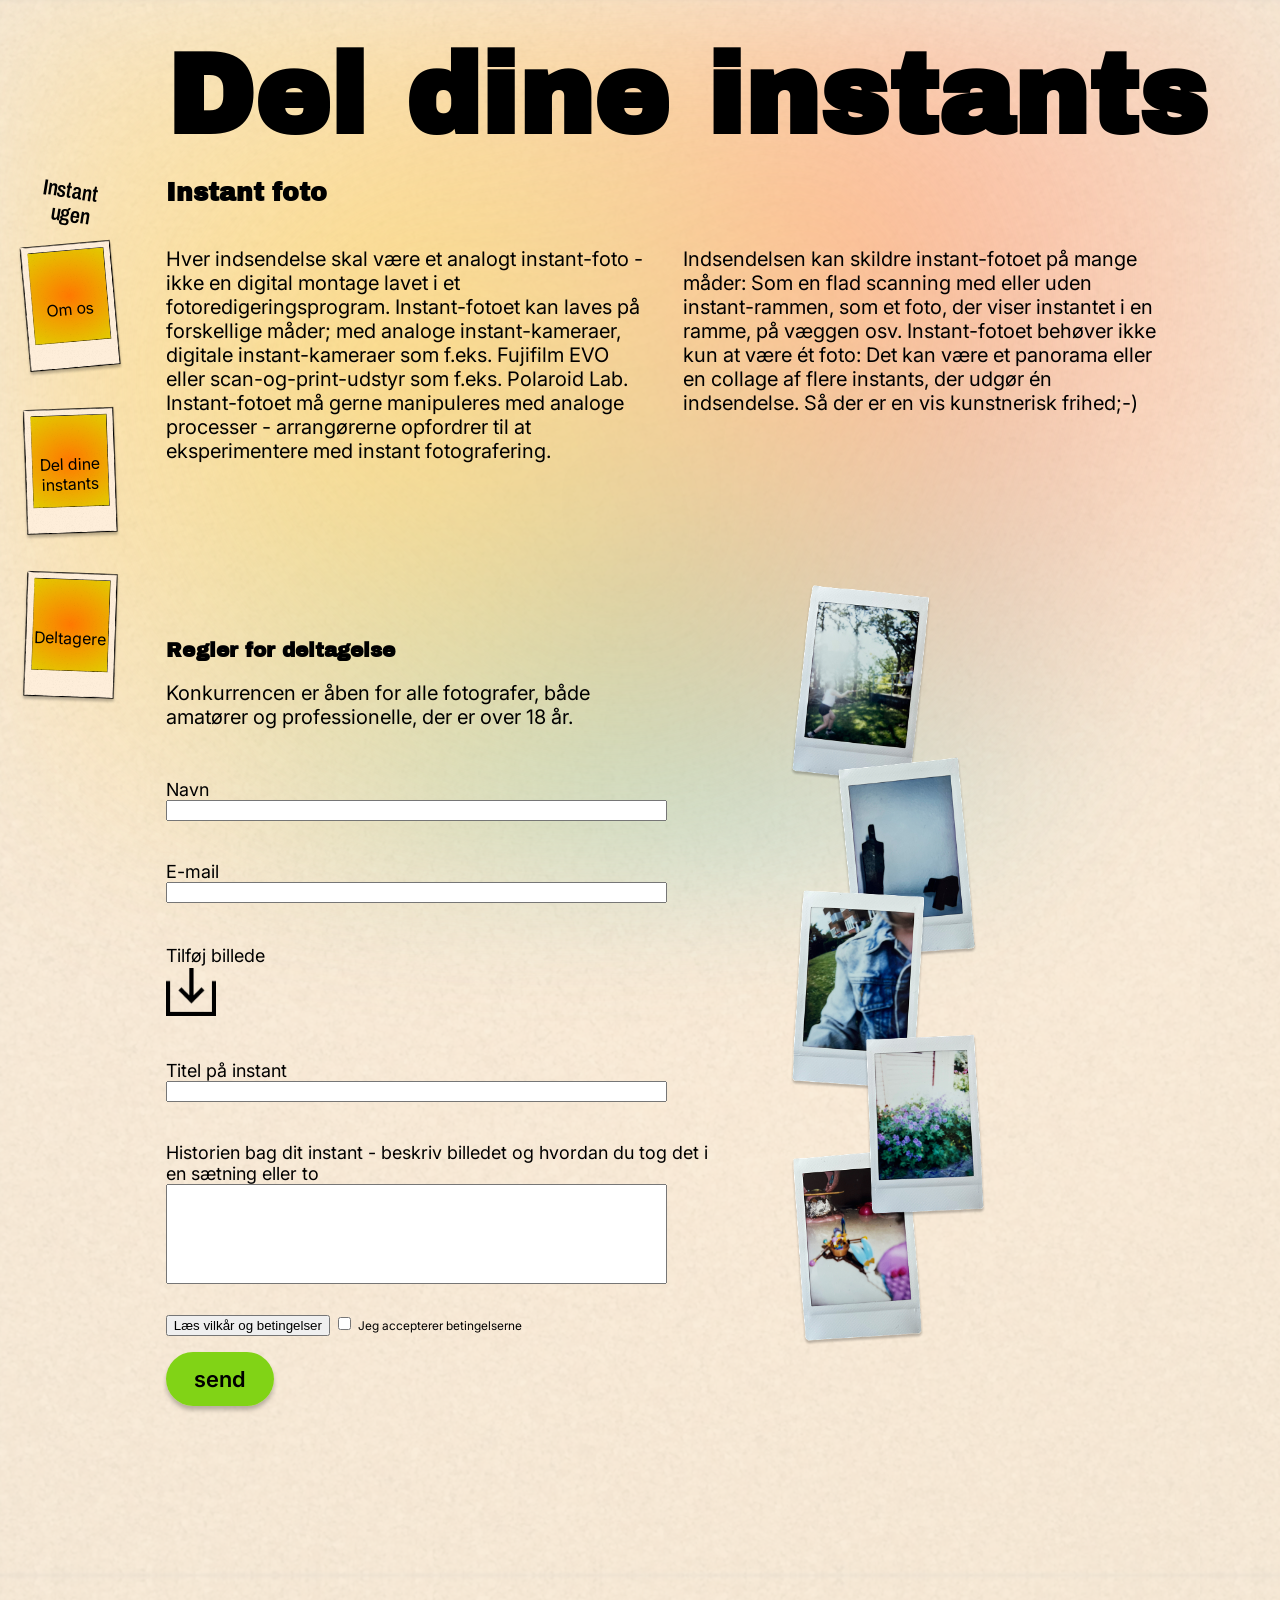
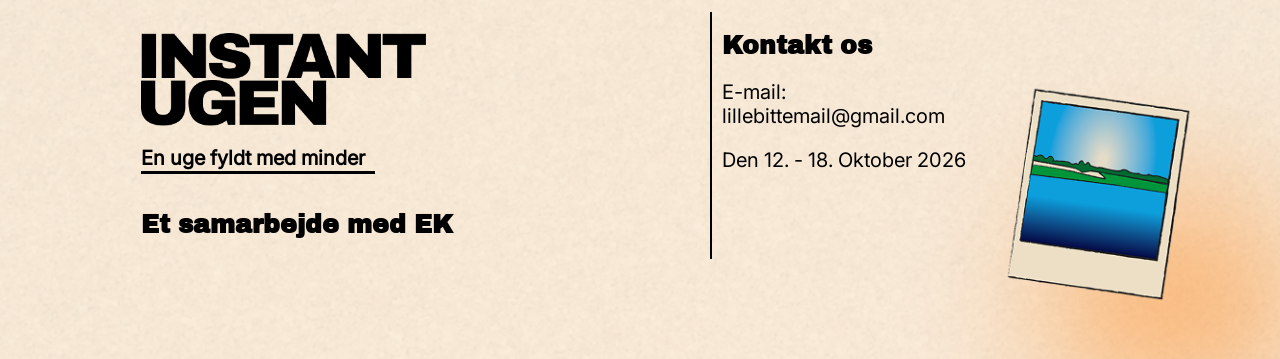
<file: del.html>
<!doctype html>
<html lang="da">

<head>
  <meta charset="UTF-8" />
  <meta name="viewport" content="width=device-width, initial-scale=1.0" />
  <link rel="stylesheet" href="css/del.css" />
  <link rel="stylesheet" href="css/layout.css" />
  <link rel="stylesheet" href="css/general.css" />
  <link rel="stylesheet" href="css/variables.css" />
  <title>Del</title>
</head>

<body>
  <div class="blur-bg"></div>
  <header>
    <div class="header-desktop">
      <a class="logo" href="index.html">
        <p class="logopadding">Instant</p>
        <p class="logopadding">ugen</p>
      </a>
      <nav>
        <ul>
          <li>
            <a href="info.html">
              <div class="navbtn rotate1">
                <img class="navbtn-img" src="pics/navbtn.jpg" alt="et polaroid med tekst" />
                <p class="navtxt">Om os</p>
              </div>
            </a>
          </li>
          <li>
            <a href="del.html">
              <div class="navbtn rotate2">
                <img class="navbtn-img" src="pics/navbtn.jpg" alt="et polaroid med tekst" />
                <p class="navtxt">Del dine instants</p>
              </div>
            </a>
          </li>
          <li>
            <a href="nominerede.html">
              <div class="navbtn rotate3">
                <img class="navbtn-img" src="pics/navbtn.jpg" alt="et polaroid med tekst" />
                <p class="navtxt">Deltagere</p>
              </div>
            </a>
          </li>
        </ul>
      </nav>
    </div>
  </header>

  <main>
    <h1 class="h1topmargin">Del dine instants</h1>
    <section>
      <h2 class="underoverskrift">Instant foto</h2>
      <div class="grid-1-2">
        <p class="textboks">
          Hver indsendelse skal være et analogt instant-foto - ikke en digital montage lavet i et
          fotoredigeringsprogram. Instant-fotoet kan laves
          på forskellige måder; med analoge instant-kameraer, digitale instant-kameraer som f.eks. Fujifilm EVO eller
          scan-og-print-udstyr som
          f.eks. Polaroid Lab. Instant-fotoet må gerne manipuleres med analoge processer - arrangørerne opfordrer til at
          eksperimentere med instant
          fotografering.
        </p>

        <p class="textboks">
          Indsendelsen kan skildre instant-fotoet på mange måder: Som en flad scanning med eller uden instant-rammen,
          som et foto, der viser
          instantet i en ramme, på væggen osv. Instant-fotoet behøver ikke kun at være ét foto: Det kan være et panorama
          eller en collage af flere
          instants, der udgør én indsendelse. Så der er en vis kunstnerisk frihed;-)
        </p>
      </div>
    </section>

    <section>
      <div class="grid-desktop">
        <div>
          <div class="sektion1">
            <h2>Regler for deltagelse</h2>
            <p class="textboks">Konkurrencen er åben for alle fotografer, både amatører og professionelle, der er over
              18 år.</p>
          </div>

          <form>
            <div class="formContent">
              <p>Navn</p>
              <input class="inputboks" type="text" />
            </div>

            <div class="formContent">
              <p>E-mail</p>
              <input class="inputboks" type="email" />
            </div>

            <div class="formContent">
              <p class="tilføjImgTekst">Tilføj billede</p>
              <label class="inputboks_img">
                <img class="downloadImg" src="/pics/Download.png" alt="Tilføj billede" />
                <input type="file" hidden />
              </label>
            </div>

            <div class="formContent">
              <p>Titel på instant</p>
              <input class="inputboks" type="text" />
            </div>

            <div class="formContentStor">
              <p>Historien bag dit instant - beskriv billedet og hvordan du tog det i en sætning eller to</p>
              <input class="inputboks" type="text" />
            </div>
          </form>

          <div class="termsContent">
            <button popovertarget="terms">Læs vilkår og betingelser</button>
            <label class="checkbox">
              <input type="checkbox" />
              <span class="checkmark-tekst">Jeg accepterer betingelserne</span>
            </label>
          </div>

          <a class="cta" href="tak.html">send</a>
        </div>

        <div><img class="billedeSamling2" src="/pics/billederDesktopDel.png" alt="Billeder i siden" /></div>
      </div>
      <section popover id="terms" class="terms">
        <h2>Vilkår og betingelser</h2>
        <p>Ved at deltage i konkurrencen accepterer du følgende vilkår og betingelser</p>

        <div>
          <h3>Samtykke</h3>
          <p>
            Det er ikke tilladt at uploade fotografier af personer, der ikke har givet samtykke til offentliggørelsen af
            ​​billedet. Billeder af
            personer i private eller pinlige situationer, uanset om de er fotograferet på et offentligt sted, er ikke
            tilladt.
          </p>
        </div>
        <div>
          <h3>Juridiske aspekter</h3>
          <p>
            Arrangørerne forbeholder sig retten til at diskvalificere enhver deltager, der overtræder disse betingelser.
            Arrangørerne påtager sig
            intet ansvar for tab, skade eller personskade, der måtte opstå som følge af deltagelse i konkurrencen eller
            brug af præmier. Deltagerne
            fritager arrangørerne for ethvert krav, søgsmål eller ansvar i forbindelse med deres deltagelse i
            konkurrencen.
          </p>
        </div>
        <div>
          <h3>Antal bidrag</h3>
          <p>Du kan deltage i konkurrencen med i alt fem bidrag.</p>
        </div>
        <div>
          <h3>Brugsrettigheder</h3>
          <p>
            Ved at indsende et eller flere billeder og dermed deltage i konkurrencen accepterer du, at billedet må
            bruges til promovering af
            fotokonkurrencen og muligvis i fysiske udstillingslokaler bagefter. Arrangørerne vil kreditere deltagerne,
            hvor det er praktisk og
            rimeligt muligt.
          </p>
        </div>
        <div>
          <h3>Ophavsret</h3>
          <p>
            Du skal være fotografen af de indsendte instant fotos samt have rettighederne til at offentliggøre dem.
            Billederne skal være fri for
            tredjepartsrettigheder. Som deltager beholder du ophavsretten til de indsendte fotos. Ved at indsende fotos
            til konkurrencen giver du
            arrangørerne en ikke-eksklusiv licens til at bruge, reproducere og offentliggøre de indsendte fotos i
            forbindelse med promoveringen af
            ​​konkurrencen, herunder på sociale medieplatforme, hjemmesider og i trykte materialer. Arrangørerne vil
            kreditere deltagerne, hvor det
            er praktisk og rimeligt.
          </p>
        </div>
        <div>
          <h3>Annoncering af vinderne</h3>
          <p>
            Vinderne af konkurrencen vil blive annonceret på Instant Ugens officielle hjemmeside og/eller sociale
            medieplatforme. Ved at deltage i
            konkurrencen giver du samtykke til offentliggørelse af navn samt at indsendte fotos bruges til markedsføring
            af konkurrencen.
          </p>
        </div>
        <div>
          <button popovertarget="terms" popovertargetaction="hide">Forstået og luk</button>
        </div>
      </section>

      <div class="ImgContainer">
        <img class="billedeSamling" src="/pics/billedeSamlingForm.png" alt="Billede samling" />
      </div>
    </section>
  </main>
  <footer>
    <section class="footerContent">
      <div class="footerSek1">
        <img class="LogoFooter" src="/pics/INSTANTUGEN.png" alt="logo" />
        <p class="tagline">En uge fyldt med minder</p>
        <h2 class="underoverskrift">Et samarbejde med EK</h2>
      </div>

      <div class="addBorder">
        <div>
          <h2 class="underoverskrift">Kontakt os</h2>
          <p>E-mail: lillebittemail@gmail.com</p>
          <p>Den 12. - 18. Oktober 2026</p>
        </div>
        <div>
          <img class="footerImg" src="pics/FooterImg.png" alt="billede footer" />
        </div>
      </div>
    </section>

    <img class="blurFooter" src="pics/blurFooter.png" alt="blur img" />
  </footer>
</body>

</html>
</file>
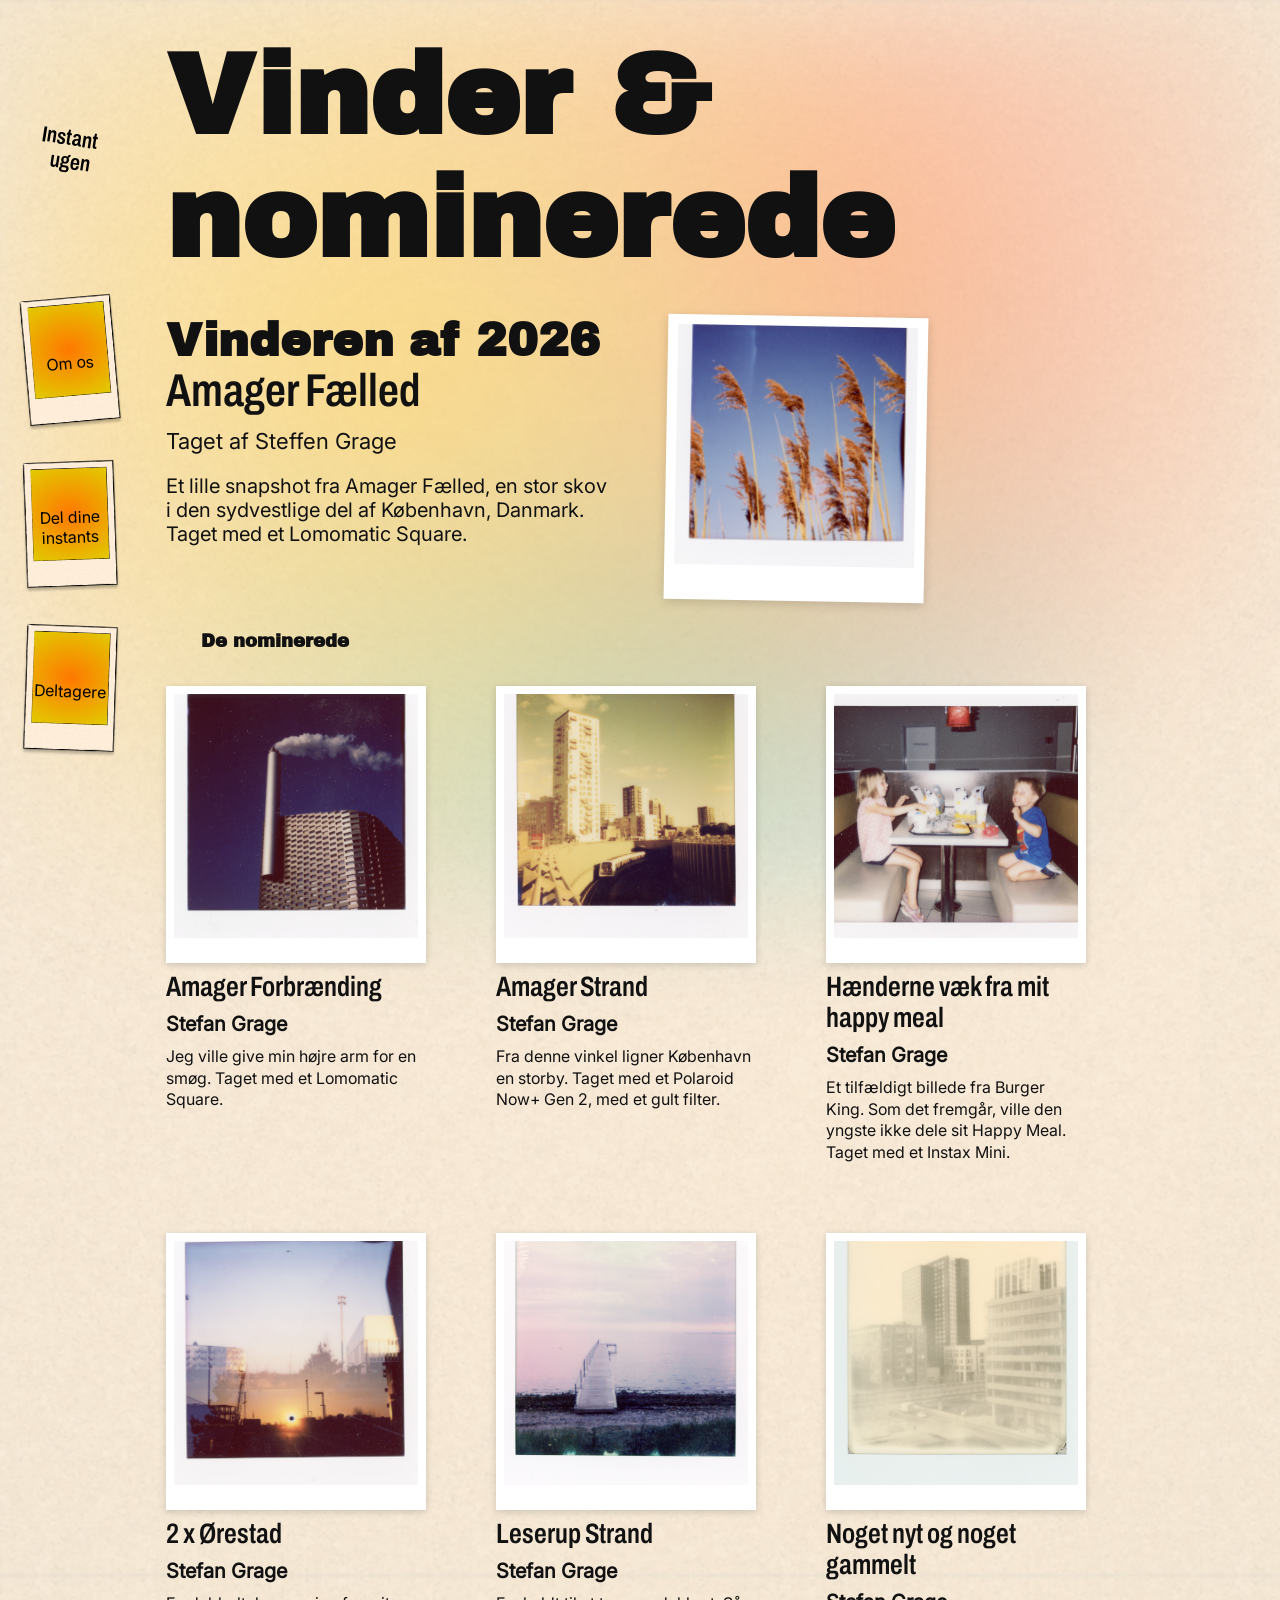
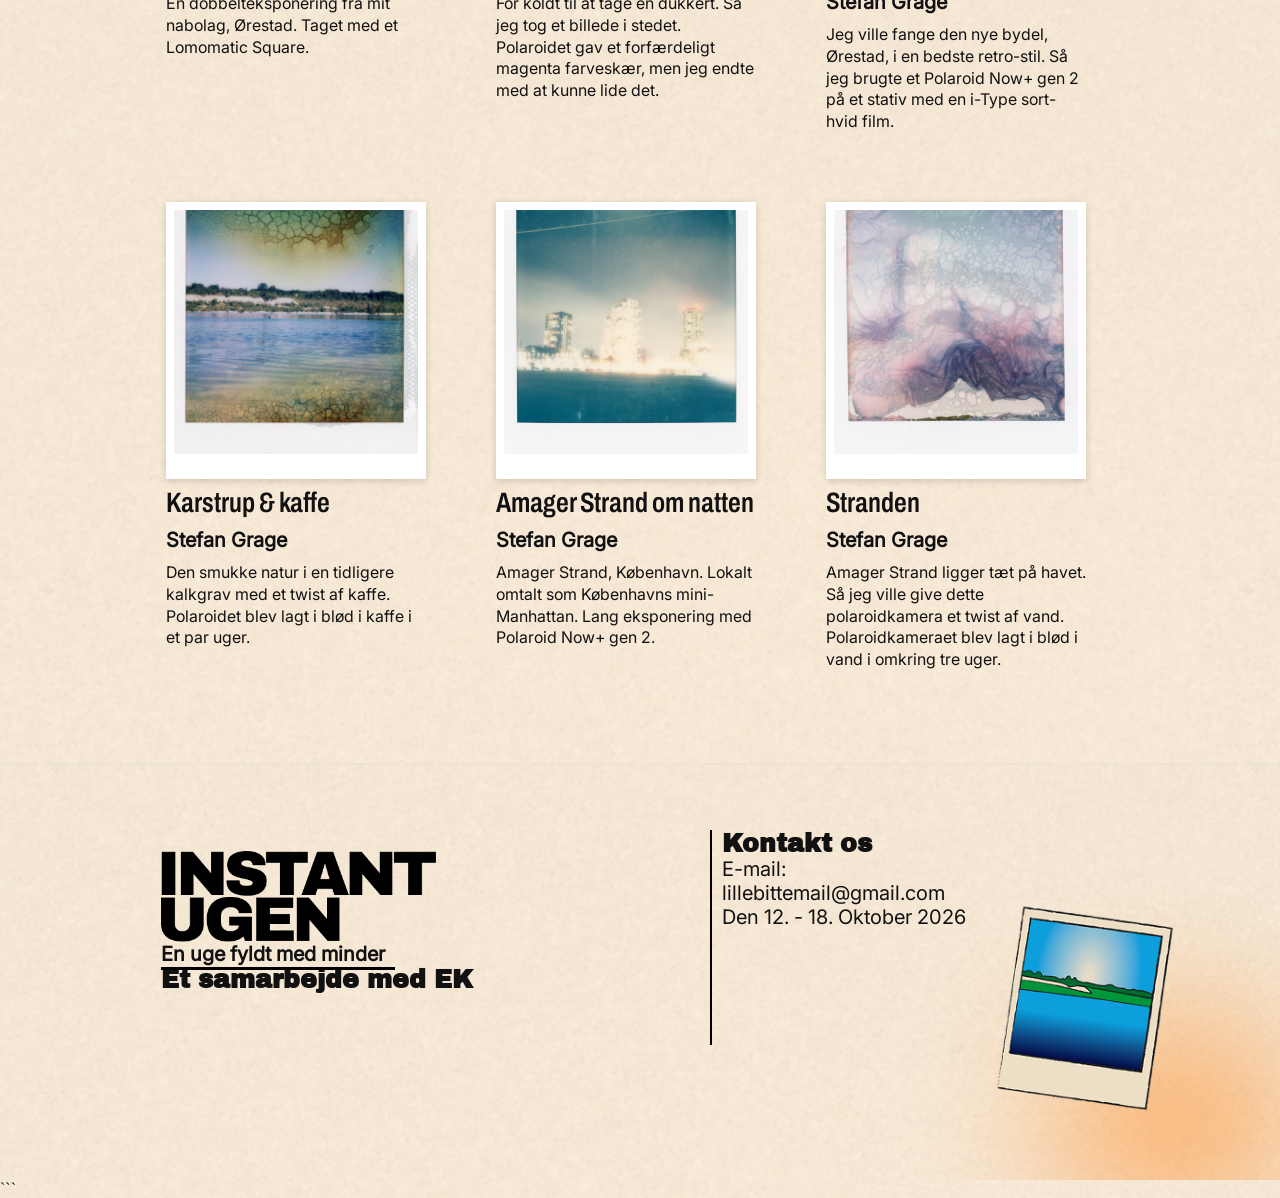
<file: nominerede.html>
<!doctype html>
<html lang="da">

<head>
  <meta charset="UTF-8" />
  <meta name="viewport" content="width=device-width, initial-scale=1.0" />

  <link rel="stylesheet" href="css/nominerede.css" />
  <link rel="stylesheet" href="css/layout.css" />
  <link rel="stylesheet" href="css/general.css" />
  <link rel="stylesheet" href="css/variables.css" />

  <title>Vindere og nominerede</title>
</head>

<body>
  <div class="blur-bg"></div>
  <!-- =========================
       NAVIGATION
  ========================== -->

  <header class="sidebar">
    <!-- MOBIL HEADER -->
    <a class="logo" href="index.html">
      <p class="logopadding">Instant</p>
      <p class="logopadding">ugen</p>
    </a>
    <nav>
      <ul>
        <li><a href="info.html">
            <div class="navbtn rotate1">
              <img class="navbtn-img" src="pics/navbtn.jpg" alt="et polaroid med tekst">
              <p class="navtxt">Om os</p>
            </div>
          </a></li>
        <li><a href="del.html">
            <div class="navbtn rotate2">
              <img class="navbtn-img" src="pics/navbtn.jpg" alt="et polaroid med tekst">
              <p class="navtxt">Del dine instants</p>
            </div>
          </a></li>
        <li><a href="nominerede.html">
            <div class="navbtn rotate3">
              <img class="navbtn-img" src="pics/navbtn.jpg" alt="et polaroid med tekst">
              <p class="navtxt">Deltagere</p>
            </div>
          </a></li>
      </ul>
    </nav>
  </header>

  <!-- =========================
       HOVEDINDHOLD
  ========================== -->

  <main>

    <h1 class="h1topmargin">Vinder &amp; nominerede</h1>
    <section id="vinder" class="winner-section">
      <div class="title-area">
        <h2>Vinderen af 2026</h2>
        <h3 class="vindertitel">Amager Fælled</h3>

        <p class="fotograf">Taget af Steffen Grage</p>

        <p>
          Et lille snapshot fra Amager Fælled, en stor skov i den
          sydvestlige del af København, Danmark. Taget med et Lomomatic
          Square.
        </p>
      </div>

      <div class="winner-image polaroid-large">
        <img src="pics/amager-faelled.jpg" alt="Vinderen af 2026" />
      </div>
    </section>

    <!-- =========================
         NOMINEREDE
    ========================== -->

    <section id="nominerede" class="nominees-section">
      <h2>De nominerede</h2>

      <div class="nominees-grid">
        <!-- NOMINERET 1 -->

        <article class="nominee">
          <div class="polaroid-card">
            <img src="pics/Amager-Forbrænding.jpg" alt="Amager Forbrænding" />
          </div>

          <h3>Amager Forbrænding</h3>

          <p class="author">Stefan Grage</p>

          <p class="beskrivelse">
            Jeg ville give min højre arm for en
            smøg. Taget med et Lomomatic Square.
          </p>
        </article>

        <!-- NOMINERET 2 -->

        <article class="nominee">
          <div class="polaroid-card">
            <img src="pics/amager-strand.jpg" alt="Amager Strand" />
          </div>

          <h3>Amager Strand</h3>

          <p class="author">Stefan Grage</p>

          <p class="beskrivelse">
            Fra denne vinkel ligner København en
            storby. Taget med et Polaroid Now+ Gen 2, med et gult filter.
          </p>
        </article>

        <!-- NOMINERET 3 -->

        <article class="nominee">
          <div class="polaroid-card">
            <img src="pics/burger-king.jpg" alt="Hænderne væk fra mit happy meal" />
          </div>

          <h3>Hænderne væk fra mit happy meal</h3>

          <p class="author">Stefan Grage</p>

          <p class="beskrivelse">
            Et tilfældigt billede fra Burger King.
            Som det fremgår, ville den yngste ikke dele sit Happy Meal. Taget
            med et Instax Mini.
          </p>
        </article>

        <!-- NOMINERET 4 -->

        <article class="nominee">
          <div class="polaroid-card">
            <img src="pics/dobbelt-exp-orestad.jpg" alt="2 x Ørestad" />
          </div>

          <h3>2 x Ørestad</h3>

          <p class="author">Stefan Grage</p>

          <p class="beskrivelse">
            En dobbelteksponering fra mit nabolag,
            Ørestad. Taget med et Lomomatic Square.
          </p>
        </article>

        <!-- NOMINERET 5 -->

        <article class="nominee">
          <div class="polaroid-card">
            <img src="pics/loserup-strand-04.jpg" alt="Leserup Strand" />
          </div>

          <h3>Leserup Strand</h3>

          <p class="author">Stefan Grage</p>

          <p class="beskrivelse">
            For koldt til at tage en dukkert. Så
            jeg tog et billede i stedet. Polaroidet gav et forfærdeligt
            magenta farveskær, men jeg endte med at kunne lide det.
          </p>
        </article>

        <!-- NOMINERET 6 -->

        <article class="nominee">
          <div class="polaroid-card">
            <img src="pics/orestad-sort-hvid.jpg" alt="Noget nyt og noget gammelt" />
          </div>

          <h3>Noget nyt og noget gammelt</h3>

          <p class="author">Stefan Grage</p>

          <p class="beskrivelse">
            Jeg ville fange den nye bydel, Ørestad,
            i en bedste retro-stil. Så jeg brugte et Polaroid Now+ gen 2 på et
            stativ med en i-Type sort-hvid film.
          </p>
        </article>

        <!-- NOMINERET 7 -->

        <article class="nominee">
          <div class="polaroid-card">
            <img src="pics/karlstrup-kalkgrav.jpg" alt="Karstrup & kaffe" />
          </div>

          <h3>Karstrup &amp; kaffe</h3>

          <p class="author">Stefan Grage</p>

          <p class="beskrivelse">
            Den smukke natur i en tidligere
            kalkgrav med et twist af kaffe. Polaroidet blev lagt i blød i
            kaffe i et par uger.
          </p>
        </article>

        <!-- NOMINERET 8 -->

        <article class="nominee">
          <div class="polaroid-card">
            <img src="pics/amager-strand-nat.jpg" alt="Amager Strand om natten" />
          </div>

          <h3>Amager Strand om natten</h3>

          <p class="author">Stefan Grage</p>

          <p class="beskrivelse">
            Amager Strand, København. Lokalt omtalt
            som Københavns mini-Manhattan. Lang eksponering med Polaroid Now+
            gen 2.
          </p>
        </article>

        <!-- NOMINERET 9 -->

        <article class="nominee">
          <div class="polaroid-card">
            <img src="pics/amager-strand-vandbad.jpg" alt="Stranden" />
          </div>

          <h3>Stranden</h3>

          <p class="author">Stefan Grage</p>

          <p class="beskrivelse">
            Amager Strand ligger tæt på havet. Så
            jeg ville give dette polaroidkamera et twist af vand.
            Polaroidkameraet blev lagt i blød i vand i omkring tre uger.
          </p>
        </article>
      </div>
    </section>
  </main>

  <!-- =========================
       FOOTER
  ========================== -->

  <footer class="footer">
    <section class="footerContent">
      <div class="footerSek1">
        <img class="LogoFooter" src="/pics/INSTANTUGEN.png" alt="logo" />
        <p class="tagline">En uge fyldt med minder</p>
        <h2 class="underoverskrift">Et samarbejde med EK</h2>
      </div>

      <div class="addBorder">
        <div>
          <h2 class="underoverskrift">Kontakt os</h2>
          <p>E-mail: lillebittemail@gmail.com</p>
          <p>Den 12. - 18. Oktober 2026</p>
        </div>
        <div>
          <img class="footerImg" src="pics/FooterImg.png" alt="billede footer" />
        </div>
      </div>
    </section>

    <img class="blurFooter" src="pics/blurFooter.png" alt="blur img" />
  </footer>

  <!-- =========================
       BURGER MENU JAVASCRIPT
  ========================== -->

  <script>
    const burger = document.getElementById("burger");
    const navMenu = document.getElementById("nav-menu");

    burger.addEventListener("click", function () {
      navMenu.classList.toggle("open");
    });
  </script>

</html>
```
</file>
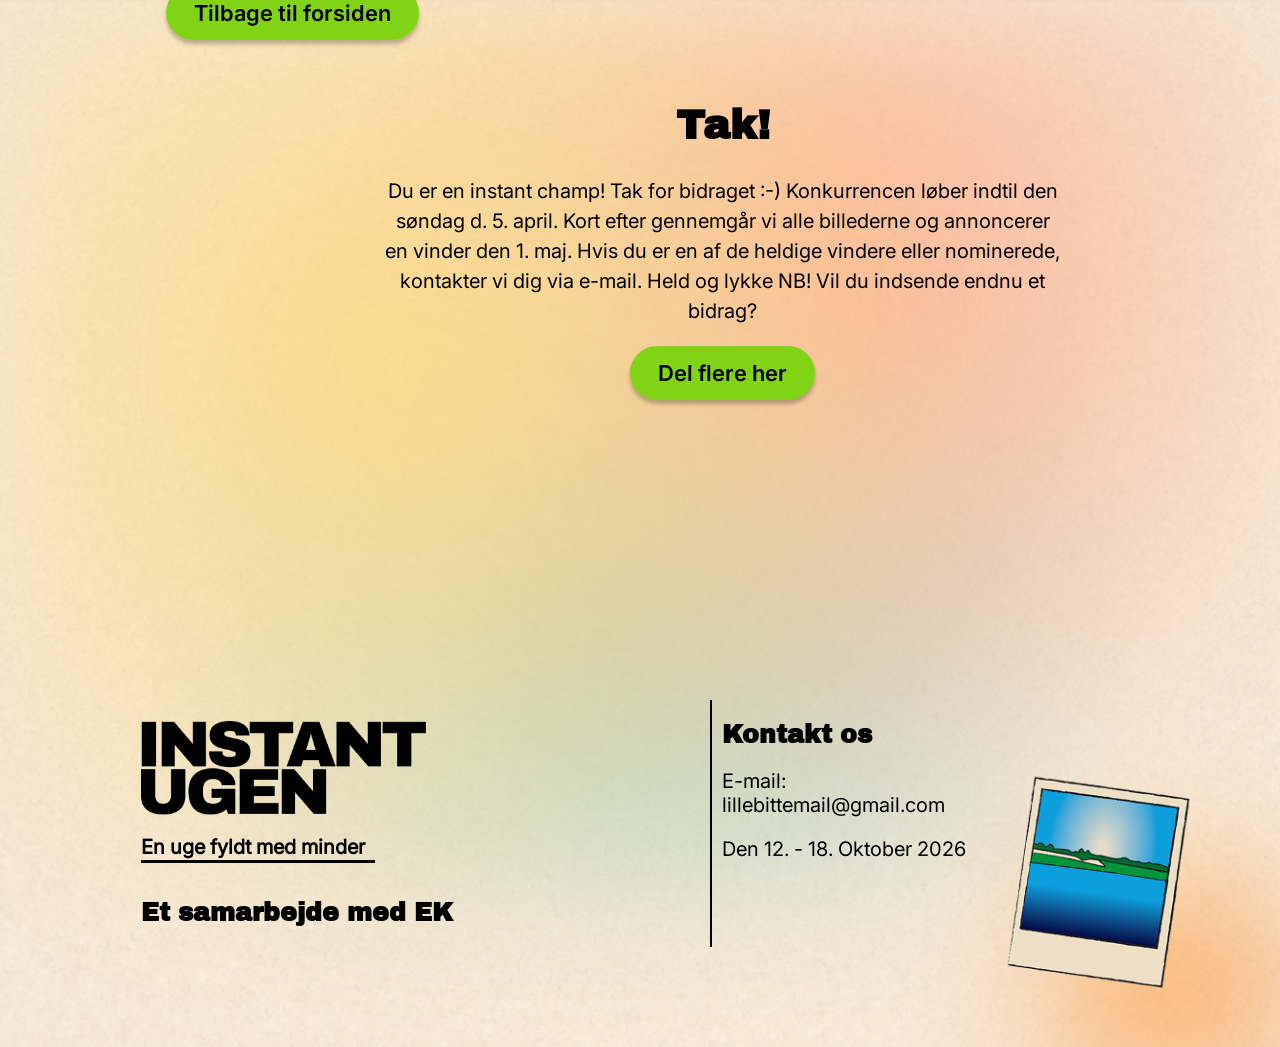
<file: tak.html>
<!doctype html>
<html lang="da">

<head>
  <meta charset="UTF-8" />
  <meta name="viewport" content="width=device-width, initial-scale=1.0" />
  <link rel="stylesheet" href="css/del.css" />
  <!-- <link rel="stylesheet" href="css/layout.css" /> -->
  <link rel="stylesheet" href="css/general.css" />
  <link rel="stylesheet" href="css/variables.css" />
  <link rel="stylesheet" href="css/tak.css" />
  <title>Tak</title>
</head>

<body>
  <div class="blur-bg"></div>
  <header class="menuTak">


  </header>

  <main>
    <a href="index.html" class="cta">Tilbage til forsiden</a>
    <div class="content">
      <h1>Tak!</h1>
      <p>
        Du er en instant champ! Tak for bidraget :-) Konkurrencen løber indtil den søndag d. 5. april. Kort efter
        gennemgår vi alle billederne og
        annoncerer en vinder den 1. maj. Hvis du er en af ​​de heldige vindere eller nominerede, kontakter vi dig via
        e-mail. Held og lykke NB! Vil
        du indsende endnu et bidrag?
      </p>

      <a href="del.html">
        <div><button class="cta">Del flere her</button></div>
      </a>
    </div>
  </main>
  <footer>
    <section class="footerContent">
      <div class="footerSek1">
        <img class="LogoFooter" src="/pics/INSTANTUGEN.png" alt="logo" />
        <p class="tagline">En uge fyldt med minder</p>
        <h2 class="underoverskrift">Et samarbejde med EK</h2>
      </div>

      <div class="addBorder">
        <div>
          <h2 class="underoverskrift">Kontakt os</h2>
          <p>E-mail: lillebittemail@gmail.com</p>
          <p>Den 12. - 18. Oktober 2026</p>
        </div>
        <div>
          <img class="footerImg" src="pics/FooterImg.png" alt="billede footer" />
        </div>
      </div>
    </section>

    <img class="blurFooter" src="pics/blurFooter.png" alt="blur img" />
    </div>
  </footer>

</body>

</html>
</file>
<file: css/del.css>
/******************* Mobil ****************/

/******* Tekst bokse*******/
.overskrift {
  font-size: 40px;
  padding-top: 50px;
  padding-bottom: 50px;
}

.underoverskrift {
  font-size: 25px;
}

.sektion1 {
  padding-top: 20px;
  padding-bottom: 15px;
  padding-right: 20px;
}

.sektion1 h2 {
  font-size: 20px;
}

/****** Generel ******/

.header-desktop {
  display: none;
}

.textboks {
  padding-right: 20px;
}

.grid-1-2 {
  padding-right: 20px;
}

/* body p {
  font-size: 18px;
} */

/******* Form *******/
.inputboks {
  width: 90%;
}

.formContent {
  margin-bottom: 30px;
}

.formContent p {
  margin: 0;
  font-size: 13px;
}

/** Upload img form**/
.downloadImg {
  max-width: 50px;
}

.inputboks_img {
  transition: transform 0.15s ease;
}

.inputboks_img img:hover {
  transform: scale(1.15);
}

.tilføjImgTekst {
  line-height: 25px;
}

.formContentStor input {
  min-height: 50px;
}
.formContentStor p {
  margin: 0;
  font-size: 13px;
}

.checkmark-tekst {
  font-family: var(--font-p);
  font-size: 12px;
}

.termsContent {
  margin: 30px 0;
}

/** IMG**/
.ImgContainer {
  display: flex;
  justify-content: center;
  padding-top: 70px;
  padding-bottom: 50px;
}

.billedeSamling {
  padding-right: 30px;
}

/** Tjek boks**/

#terms {
  z-index: 1000;
  max-width: 500px;
  max-height: 80vh;
  overflow-y: auto;
  border: none;
  border-radius: 8px;
  padding: 24px;
}

#terms::backdrop {
  background: rgba(0, 0, 0, 0.5);
}

.terms h2 {
  font-size: 25px;
}

.terms h3 {
  font-size: 18px;
}

.terms p {
  font-size: 13px;
}

.billedeSamling2 {
  display: none;
}

/** Desktop **/
@media (min-width: 880px) {
  .header-desktop {
    display: block;
  }

  .sektion1 {
    padding-bottom: 30px;
    padding-top: 50px;
  }

  .formContentStor p {
    margin: 0;
    font-size: 18px;
  }

  .formContent p {
    font-size: 18px;
  }

  .formContent {
    margin-bottom: 40px;
  }

  .terms p {
    font-size: 18px;
  }

  .grid-desktop {
    display: grid;
    grid-template-columns: 1fr 1fr;
    padding-top: 90px;
  }

  .billedeSamling2 {
    display: block;
    max-width: 50%;
    padding-left: 50px;
  }

  .billedeSamling {
    display: none;
  }

  .formContentStor input {
    min-height: 100px;
  }

  .overskrift {
    font-size: 50px;
    padding-top: 100px;
    padding-bottom: 100px;
  }

  .underoverskrift {
    font-size: 30px;
  }

  .grid-1-2 {
    display: grid;
    grid-template-columns: 1fr 1fr;
    column-gap: 20px;
    padding-right: 100px;
  }

  .textboks {
    max-width: 500px;
  }
}
</file>
<file: css/layout.css>
.grid2 {
  display: grid;
  grid-template-columns: 1fr 1fr;
}
</file>
<file: css/general.css>
* {
  text-decoration: none;
  box-sizing: border-box;
}

header {
  position: sticky;
  top: 0;
  height: 100%;
  max-height: 100vh;

  display: flex;
  flex-direction: column;
  align-items: center;
  justify-content: space-evenly;

  padding: 20px 10px;
  box-sizing: border-box;
}

nav {
  width: 100%;
  margin: 0;
  padding: 0;
}

nav ul {
  display: flex;
  flex-direction: column;
  align-items: center;

  gap: 0px;
  padding: 0;
  margin: 0px 0 0;
}

nav li {
  width: 100%;
  text-align: center;
  margin: 0;
  padding: 0;
}

.navbtn-img {
  scale: 0.8;
  padding: 0;
  margin: 0;
  gap: 0;
}

.rotate1 {
  transform: rotate(-5deg);
  &:hover {
    transform: rotate(2deg);
  }
}

.rotate2 {
  transform: rotate(-2deg);
  &:hover {
    transform: rotate(3deg);
  }
}

.rotate3 {
  transform: rotate(2deg);
  &:hover {
    transform: rotate(-3deg);
  }
}

.logopadding {
  padding: 0;
  margin: 0;
  font-family: var(--logo-font);
  rotate: 9deg;
  font-size: 22px;
}

body {
  margin: 0;
  display: grid;
  grid-template-columns: 11vw 1fr;
  min-height: 100vh;
}

main {
  padding-left: 25px;
}

main,
footer {
  width: 100%;
}

.logo {
  font-family: var(--logo-font);
  font-size: 46px;
  color: #000;
  text-align: center;
}

h1 {
  font-family: var(--font-h1);
  font-size: 113px;
  padding: 0;
  margin: 0;
}

.h1topmargin {
  margin-top: 35px;
}

h2 {
  font-family: var(--font-h2);
  font-size: 46px;
}

h3 {
  font-family: var(--logo-font);
  font-size: 46px;
}

p {
  font-family: var(--font-p);
  font-size: 20px;
}

ul {
  list-style-type: none;
}

li {
  font-family: var(--font-p);
  font-size: 22px;
}

.navbtn {
  position: relative;
  width: 100%;
  padding: 0;
  margin: 0;
  gap: 0;
}

.navbtn img {
  display: block;
  width: 100%;
  height: auto;
}

.navtxt {
  position: absolute;
  top: 50%;
  left: 50%;
  transform: translate(-50%, -50%);

  width: 90%;
  margin: 0;
  /*  font-size: 48px; */
  font-size: clamp(10px, 1.5vw, 16px);
  text-align: center;
  color: #000;
}

.cta {
  font-family: var(--nav-font);
  font-size: 22px;
  color: #000;
  background-color: var(--color-tertiary);
  padding: 14px 28px;
  border-radius: 30px;
  box-shadow: 0px 4px 4px rgba(0, 0, 0, 0.25);
  /* gap: 100px; */
  border: none;
}

/**** baggrund ****/

body {
  background-color: #f8efe0;
  background-image: url("/pics/baggrund_lang.png");
  background-repeat: repeat;
  background-size: 1200px;
}

/****************** Footer *********************/
@media (min-width: 880px) {
  /** Footer IMGer **/
  .LogoFooter {
    width: 30%;
  }

  .footerImg {
    display: block;
    width: 70%;
    position: relative;
    top: 70px;
  }

  footer {
    position: relative;
    overflow: hidden;
  }

  .blurFooter {
    position: absolute;
    bottom: 0;
    right: 0;
    width: 400px;
    z-index: 0;
    pointer-events: none;
  }
  /** Footer layout **/

  .underoverskrift {
    font-size: 25px;
  }

  .footerSek1 {
    display: flex;
    flex-direction: column;
    margin-top: 21px;
  }

  .tagline {
    position: relative;
    display: inline-block;
    font-weight: 800;
    align-self: flex-start;
  }

  .tagline::after {
    content: "";
    position: absolute;
    left: 0px;
    right: -10px;
    bottom: -4px;
    height: 3px;
    background: #000;
  }

  .addBorder {
    display: grid;
    grid-template-columns: 1fr 1fr;
    border-left: 2px solid #000;
    padding-left: 100px;
    z-index: 100;
  }

  .footerContent {
    display: grid;
    grid-template-columns: 1fr 1fr;
    padding-bottom: 100px;
  }

  footer {
    grid-column: 2;
  }
}

@media (max-width: 880px) {
  .footerImg {
    display: none;
  }

  .blurFooter {
    position: absolute;
    bottom: 0;
    right: 0;
    width: 200px;
    z-index: 0;
    pointer-events: none;
  }

  .tagline {
    font-size: 13px;
    position: relative;
    display: inline-block;
    font-weight: 800;
    align-self: flex-start;
  }

  .tagline::after {
    content: "";
    position: absolute;
    left: 0px;
    right: -10px;
    bottom: -4px;
    height: 3px;
    background: #000;
  }

  .footerContent {
    display: grid;
    grid-template-columns: 1fr 1fr;
  }
}

.LogoFooter {
  width: 50%;
}

footer {
  position: relative;
  overflow: hidden;
}

/** Footer layout **/

.underoverskrift {
  font-size: 25px;
}

.footerSek1 {
  display: flex;
  flex-direction: column;
  margin-top: 21px;
}

.addBorder {
  display: grid;
  grid-template-columns: 1fr 1fr;
  border-left: 2px solid #000;
  padding-left: 10px;
  z-index: 100;
}

footer {
  margin-top: 100px;
  grid-column: 2;
}

.blur-bg {
  position: fixed;
  inset: 0;
  z-index: -1; /* holder den bagved ALT indhold på siden */
  pointer-events: none;

  background: radial-gradient(circle at 30% 40%, #ffd66b 0%, transparent 60%), radial-gradient(circle at 65% 30%, #ff9d7a 0%, transparent 55%), radial-gradient(circle at 50% 65%, #7bc9c4 0%, transparent 60%);
  filter: blur(60px);
  opacity: 0.7;
}
</file>
<file: css/variables.css>
@font-face {
  font-family: "inter";
  src: url(../fonts/Inter_18pt-Regular.ttf) format("truetype");
}

@font-face {
  font-family: "archivo_black";
  src: url(../fonts/ArchivoBlack-Regular.ttf) format("truetype");
}

@font-face {
  font-family: "archivo";
  src: url(../fonts/Archivo_Condensed-SemiBold.ttf) format("truetype");
}

@font-face {
  font-family: "inter_semibold";
  src: url(../fonts/Inter_18pt-SemiBold.ttf) format("truetype");
}

/* fonts */
:root {
  --font-p: "inter";
  --font-h1: "archivo_black";
  --font-h2: "archivo_black";
  --nav-font: "inter_semibold";
  --logo-font: "archivo";
}

/* colors */
:root {
  --color-primary: #f8efe0;
  --color-secondary: #ff7800;
  --color-tertiary: #81d316;
}
</file>
<file: css/nominerede.css>
/* -------------------------
   GENERELT
------------------------- */

* {
  box-sizing: border-box;
  margin: 0;
  padding: 0;
}

html {
  scroll-behavior: smooth;
}

body {
  background:
    radial-gradient(circle at 20% 30%, #f6e6a8 0%, transparent 35%), radial-gradient(circle at 90% 80%, #dceff0 0%, transparent 35%), #f5ead9;

  color: #111;

  min-height: 100vh;
}

MAIN ------------------------- */ main {
  width: calc(100% - 130px);

  margin-left: 120px;

  max-width: 1050px;

  padding: 45px 50px 100px;
}

/* -------------------------
   VINDER
------------------------- */

.winner-section {
  min-height: 300px;

  display: flex;

  align-items: flex-start;

  justify-content: left;

  gap: 50px;

  margin-top: 30px;

  padding-top: 5px;
}
/* .winner-image {
  margin-top: 450px;
} */
.title-area {
  max-width: 450px;
}

.vindertitel {
  margin-bottom: 12px;
}

.fotograf {
  font-family: var(--font-p);
  font-size: 22px;
  margin-bottom: 20px;
}

/* h1 {
  font-family: Georgia, serif;

  font-size: clamp(35px, 5vw, 62px);

  margin-bottom: 55px;
} */

/* .title-area {
  margin: 50px;
}
 */
/* .title-area h3 {
  font-size: 13px;

  margin-bottom: 8px;
}

.title-area p {
  font-size: 11px;

  line-height: 1.5;

  margin-bottom: 8px;
} */

/* -------------------------
   VINDER BILLEDE
------------------------- */

.polaroid-large {
  background: white;

  padding: 10px 10px 35px;

  width: 260px;

  box-shadow: 0 3px 10px rgba(0, 0, 0, 0.15);

  transform: rotate(1deg);
}

.polaroid-large img {
  display: block;

  width: 100%;

  aspect-ratio: 1 / 1;

  object-fit: cover;
}

/* -------------------------
   NOMINEREDE
------------------------- */

.nominees-section {
  padding-top: 20px;

  padding-bottom: 100px;
}

.nominees-section > h2 {
  text-align: left;

  font-size: 18px;

  margin: 0 0 35px 35px;
}

.nominees-grid {
  display: flex;

  flex-wrap: wrap;

  justify-content: left;

  column-gap: 70px;

  row-gap: 65px;
}

.nominee {
  width: 260px;
}

.polaroid-card {
  background: white;

  padding: 8px 8px 25px;

  box-shadow: 0 2px 7px rgba(0, 0, 0, 0.16);

  margin-bottom: 8px;
}

.polaroid-card img {
  display: block;

  width: 100%;

  aspect-ratio: 1 / 1;

  object-fit: cover;
}

.nominee h3 {
  font-size: 28px;

  margin-bottom: 8px;
}

/* .nominee p {
  font-size: 8px;

  line-height: 1.35;

  margin-bottom: 5px;
} */

.nominee .author {
  font-weight: bold;
  margin: 10px 0px;
}

.beskrivelse {
  font-size: 16px;
  line-height: 1.35;
  margin-bottom: 5px;
}
/* -------------------------
   OM
------------------------- */

.about-section {
  min-height: 70px;

  padding-top: 50px;

  text-align: center;
}

.about-section h2 {
  margin-bottom: 20px;
}

.about-section p {
  max-width: 500px;

  margin: auto;

  line-height: 1.6;
}

/* -------------------------
   RESPONSIVE
------------------------- */

@media (max-width: 750px) {
  .sidebar {
    position: fixed;

    left: 10px;
    top: 15px;

    width: 55px;
  }

  .logo {
    font-size: 9px;
  }

  .polaroid {
    width: 48px;
  }

  .polaroid .photo {
    height: 40px;
  }

  main {
    width: calc(100% - 70px);

    margin-left: 70px;

    padding: 30px 20px 80px;
  }

  .winner-section {
    flex-direction: column;

    min-height: auto;

    gap: 35px;
  }

  h1 {
    font-size: 38px;

    margin-bottom: 40px;
  }

  .polaroid-large {
    width: 220px;

    align-self: center;
  }

  .nominees-grid {
    grid-template-columns: 1fr;

    gap: 50px;
  }

  .nominee {
    width: 240px;

    margin: auto;
  }
}
/* =========================
   FOOTER
========================= */

.footer {
  width: 100%;

  min-height: 150px;

  display: flex;

  align-items: center;

  justify-content: center;

  gap: 25px;

  padding: 35px 20px;

  margin-top: 20px;

  position: relative;
}

/* Venstre side */

.footer-left {
  width: 190px;
}

.footer-left h2 {
  font-size: 20px;

  line-height: 0.8;

  font-weight: 900;

  margin-bottom: 15px;
}

.footer-left h3 {
  font-size: 11px;

  margin-bottom: 12px;
}

.footer-left p {
  font-size: 10px;
}

/* Lodret streg */

.footer-divider {
  width: 2px;

  height: 85px;

  background: #777;
}

/* Kontakt */

.footer-contact {
  width: 180px;
}

.footer-contact h2 {
  font-family: Georgia, serif;

  font-size: 17px;

  font-weight: normal;

  margin-bottom: 5px;
}

.footer-contact p {
  font-size: 8px;

  line-height: 1.5;

  margin-bottom: 8px;
}

/* Lille polaroid */

.footer-polaroid {
  width: 70px;

  transform: rotate(7deg);
}

.footer-picture {
  background: white;

  padding: 5px 5px 12px;

  box-shadow: 0 2px 5px rgba(0, 0, 0, 0.2);
}

.footer-picture img {
  display: block;

  width: 60px;

  height: 60px;

  object-fit: cover;
}

@media (max-width: 750px) {
  /* -------------------------
     BURGER MENU
  ------------------------- */

  .sidebar {
    position: fixed;
    top: 0;
    left: 0;

    width: 100%;
    height: 60px;

    padding: 10px 20px;

    background: #f5ead9;

    display: flex;
    align-items: center;
    justify-content: space-between;

    z-index: 1000;
  }

  .burger {
    display: block;

    border: none;
    background: none;

    font-size: 28px;
    line-height: 1;

    cursor: pointer;

    color: #111;
  }

  .logo {
    font-size: 11px;
    line-height: 1;

    margin: 0;
    order: 2;
  }

  .sidebar nav {
    display: none;
  }

  /* -------------------------
     MAIN
  ------------------------- */

  main {
    width: 100%;
    margin-left: 0;

    padding: 100px 20px 60px;
  }

  /* -------------------------
     VINDER
  ------------------------- */

  .winner-section {
    display: flex;
    flex-direction: column;

    min-height: auto;

    gap: 30px;
    padding-top: 0;
  }

  .title-area {
    max-width: 100%;
  }

  h1 {
    font-size: 38px;
    line-height: 1;

    margin-bottom: 40px;
  }

  .title-area h2 {
    font-size: 18px;
    margin-bottom: 15px;
  }

  .title-area h3 {
    font-size: 14px;
  }

  .title-area p {
    font-size: 11px;
    line-height: 1.5;
  }

  .winner-image {
    margin-top: 0;
    align-self: center;
  }

  .polaroid-large {
    width: min(100%, 300px);
  }

  /* -------------------------
     NOMINEREDE
  ------------------------- */

  .nominees-section {
    padding-top: 60px;
    padding-bottom: 60px;
  }

  .nominees-section > h2 {
    font-size: 20px;
    margin-bottom: 35px;
  }

  .nominees-grid {
    display: flex;
    flex-direction: column;

    align-items: center;

    gap: 50px;
  }

  .nominee {
    width: 100%;
    max-width: 300px;
    margin: 0;
  }

  .polaroid-card {
    width: 100%;
  }

  .nominee h3 {
    font-size: 12px;
  }

  .nominee p {
    font-size: 9px;
    line-height: 1.45;
  }

  /* -------------------------
     FOOTER
  ------------------------- */

  .footer {
    flex-direction: column;

    text-align: center;

    gap: 25px;

    padding: 40px 20px;
  }

  .footer-left,
  .footer-contact {
    width: 100%;
  }

  .footer-divider {
    width: 80px;
    height: 2px;
  }
}
@media (max-width: 750px) {
  .sidebar nav {
    display: none;
  }

  .sidebar nav.open {
    display: flex;
    flex-direction: column;
    align-items: center;
    gap: 15px;
  }
}
</file>
<file: css/tak.css>
.content {
  display: flex;
  flex-direction: column;
  align-items: center;
  justify-content: center;
  text-align: center;
  padding-top: 70px;
  padding-left: 10px;
  padding-right: 10px;
  padding-bottom: 200px;
}

.menuTak {
  display: flex;
  justify-content: end;
  margin: 20px;
}

@media (min-width: 880px) {
  h1 {
    font-family: var(--font-h1);
    font-size: 113px;
  }

  p {
    font-size: 22px;
    font-family: var(--font-p);
  }

  /*   .cta {
    font-family: var(--nav-font);
    font-size: 22px;
    color: var(--color-);
    background-color: var(--color-tertiary);
    padding: 14px 28px;
    border-radius: 30px;
    box-shadow: 0px 4px 4px rgba(0, 0, 0, 0.25);
    gap: 10px;
  } */

  .content {
    display: flex;
    flex-direction: column;
    align-items: center;
    justify-content: center;

    text-align: center;
    max-width: 700px;
    margin: 0 auto;
    line-height: 1.5;
  }
}

/** Fra general css**/
* {
  text-decoration: none;
  box-sizing: border-box;
}

main,
footer {
  width: 100%;
}

h1 {
  font-family: var(--font-h1);
  font-size: 40px;
  padding: 0;
  margin: 0;
}

p {
  font-family: var(--font-p);
  font-size: 20px;
}

/* .cta {
  font-family: var(--nav-font);
  font-size: 14px;
  color: var(--color-);
  background-color: var(--color-tertiary);
  padding: 7px 14px;
  border-radius: 30px;
  box-shadow: 0px 4px 4px rgba(0, 0, 0, 0.25);
  gap: 10px;
} */

/**** baggrund ****/

body {
  background-color: #f8efe0;
  background-image: url("/pics/baggrund_lang.png");
  background-repeat: repeat;
  background-size: 1200px;
}

/****************** Footer ****************/
@media (min-width: 880px) {
  /** Footer IMGer **/
  .LogoFooter {
    width: 30%;
  }

  .footerImg {
    display: block;
    width: 70%;
    position: relative;
    top: 70px;
  }

  footer {
    position: relative;
    overflow: hidden;
  }

  .blurFooter {
    position: absolute;
    bottom: 0;
    right: 0;
    width: 400px;
    z-index: 0;
    pointer-events: none;
  }
  /** Footer layout **/

  .underoverskrift {
    font-size: 25px;
  }

  .footerSek1 {
    display: flex;
    flex-direction: column;
    margin-top: 21px;
  }

  .tagline {
    position: relative;
    display: inline-block;
    font-weight: 800;
    align-self: flex-start;
  }

  .tagline::after {
    content: "";
    position: absolute;
    left: 0px;
    right: -10px;
    bottom: -4px;
    height: 3px;
    background: #000;
  }

  .addBorder {
    display: grid;
    grid-template-columns: 1fr 1fr;
    border-left: 2px solid #000;
    padding-left: 100px;
    z-index: 100;
  }

  .footerContent {
    display: grid;
    grid-template-columns: 1fr 1fr;
    padding-bottom: 100px;
  }

  footer {
    grid-column: 2;
  }
}

@media (max-width: 880px) {
  .footerImg {
    display: none;
  }

  .blurFooter {
    position: absolute;
    bottom: 0;
    right: 0;
    width: 200px;
    z-index: 0;
    pointer-events: none;
  }

  .tagline {
    font-size: 13px;
    position: relative;
    display: inline-block;
    font-weight: 800;
    align-self: flex-start;
  }

  .tagline::after {
    content: "";
    position: absolute;
    left: 0px;
    right: -10px;
    bottom: -4px;
    height: 3px;
    background: #000;
  }

  .footerContent {
    display: grid;
    grid-template-columns: 1fr 1fr;
  }
}

.LogoFooter {
  width: 50%;
}

footer {
  position: relative;
  overflow: hidden;
}

/** Footer layout **/

.underoverskrift {
  font-size: 25px;
}

.footerSek1 {
  display: flex;
  flex-direction: column;
  margin-top: 21px;
}

.addBorder {
  display: grid;
  grid-template-columns: 1fr 1fr;
  border-left: 2px solid #000;
  padding-left: 10px;
  z-index: 100;
}

.footertekst {
  font-size: 13px;
}

footer {
  grid-column: 2;
}
</file>
